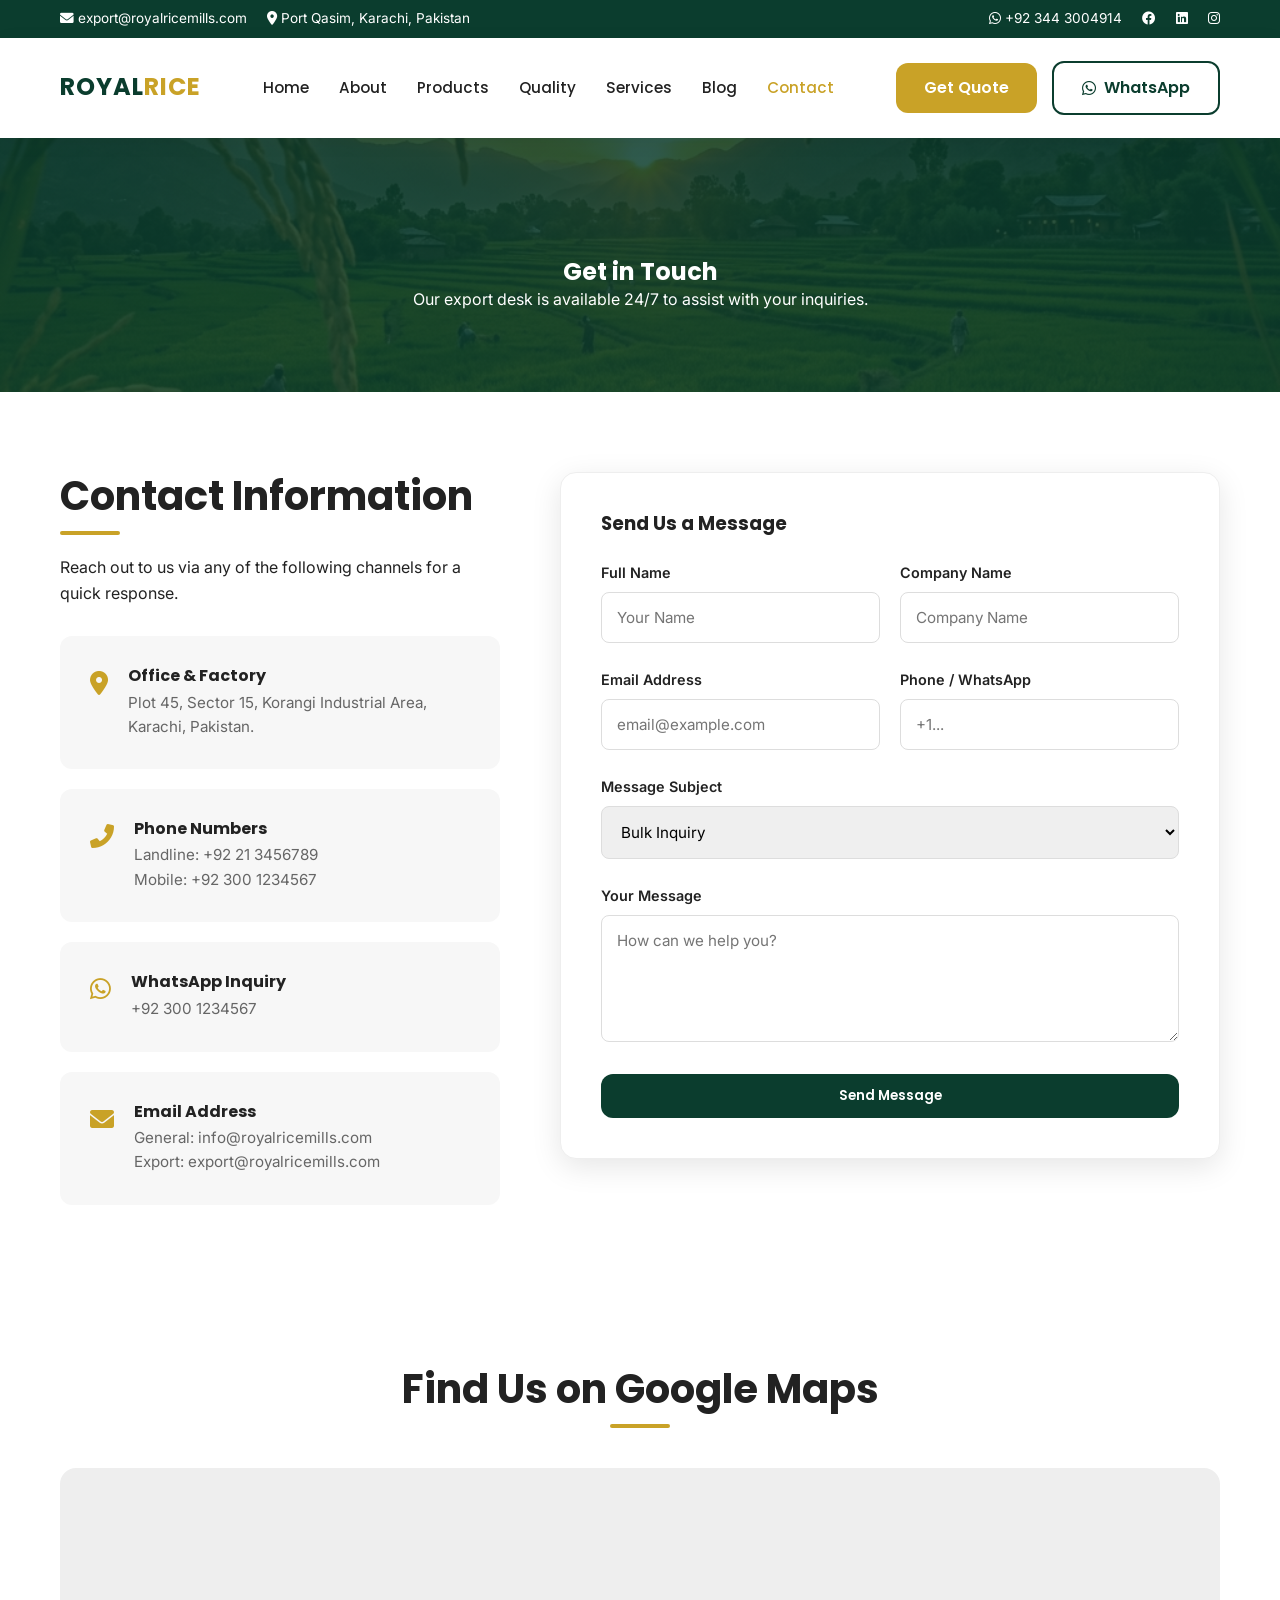
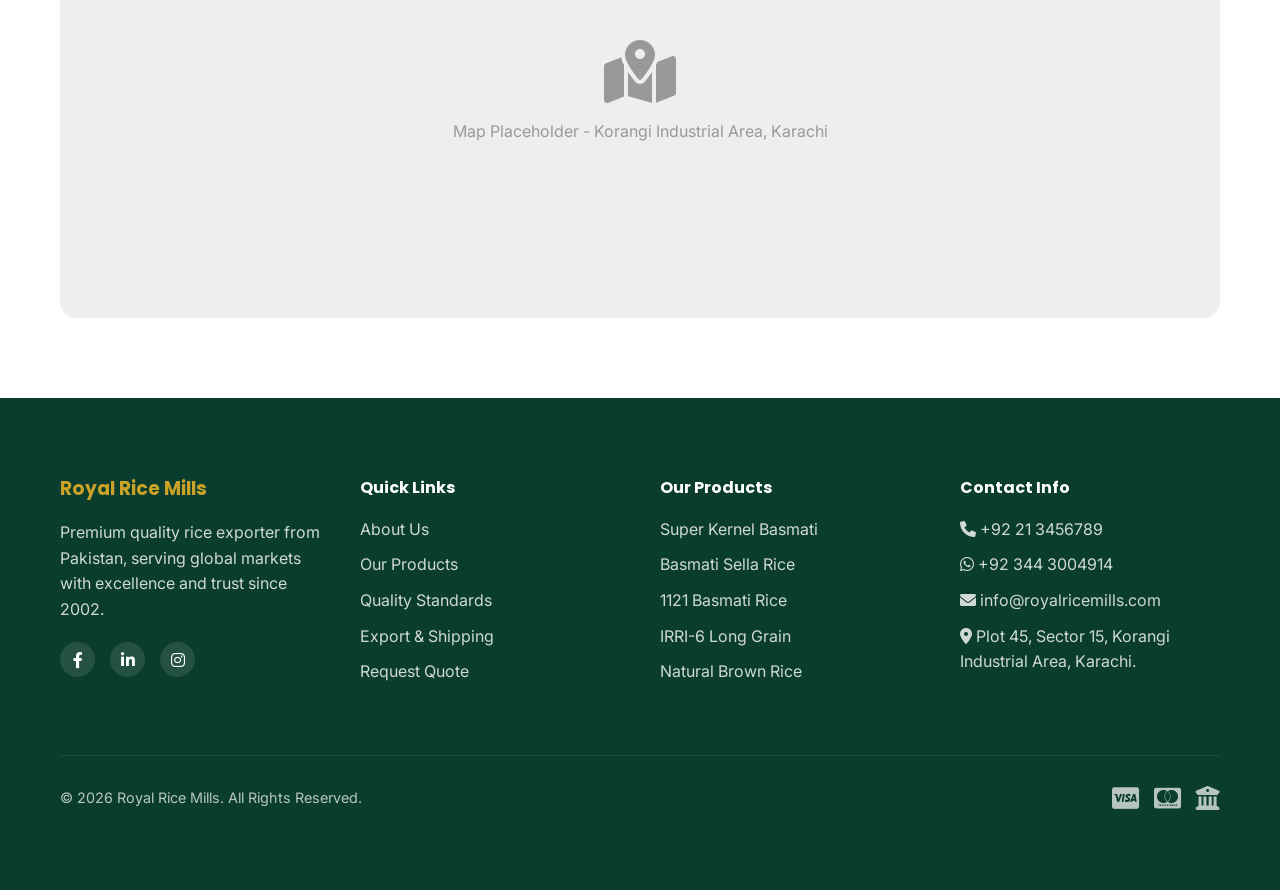
<file: contact.html>
<!DOCTYPE html>
<html lang="en">
<head>
    <meta charset="UTF-8">
    <meta name="viewport" content="width=device-width, initial-scale=1.0">
    <title>Contact Us | Royal Rice Mills Pakistan</title>
    <link rel="stylesheet" href="https://cdnjs.cloudflare.com/ajax/libs/font-awesome/6.0.0/css/all.min.css">
    <link rel="stylesheet" href="css/style.css">
    <style>
        .inner-hero {
            background: linear-gradient(rgba(11, 61, 46, 0.85), rgba(11, 61, 46, 0.85)), url('images/hero-bg.jpg');
            background-size: cover;
            background-position: center;
            padding: 120px 0 80px;
            color: white;
            text-align: center;
        }

        .contact-grid {
            display: grid;
            grid-template-columns: 1fr 1.5fr;
            gap: 60px;
            padding: 80px 0;
        }
        .contact-info-cards { display: grid; gap: 20px; }
        .info-card { padding: 30px; background: var(--bg-light); border-radius: var(--radius-md); display: flex; gap: 20px; align-items: flex-start; }
        .info-card i { font-size: 1.5rem; color: var(--secondary-color); margin-top: 5px; }
        .info-card h4 { margin-bottom: 5px; }
        .info-card p, .info-card a { font-size: 0.95rem; color: var(--text-muted); }

        .contact-form { background: white; padding: 40px; border-radius: var(--radius-lg); box-shadow: var(--shadow-medium); border: 1px solid #eee; }
        .form-group { margin-bottom: 25px; }
        .form-group label { display: block; margin-bottom: 8px; font-weight: 600; font-size: 0.9rem; }
        .form-group input, .form-group select, .form-group textarea { width: 100%; padding: 15px; border: 1px solid #ddd; border-radius: 8px; font-family: inherit; font-size: 0.95rem; }
        .form-row { display: grid; grid-template-columns: 1fr 1fr; gap: 20px; }

        .map-wrapper { height: 450px; border-radius: var(--radius-lg); overflow: hidden; margin-top: 40px; background: #eee; display: flex; align-items: center; justify-content: center; }

        @media (max-width: 992px) {
            .contact-grid { grid-template-columns: 1fr; }
            .form-row { grid-template-columns: 1fr; }
        }
    </style>
</head>
<body>
    <div id="header-placeholder" data-active="contact"></div>

    <section class="inner-hero">
        <div class="container">
            <h1>Get in Touch</h1>
            <p>Our export desk is available 24/7 to assist with your inquiries.</p>
        </div>
    </section>

    <div class="container">
        <div class="contact-grid">
            <div class="reveal reveal-up">
                <h2 class="section-title">Contact Information</h2>
                <p style="margin-bottom: 30px;">Reach out to us via any of the following channels for a quick response.</p>
                
                <div class="contact-info-cards">
                    <div class="info-card">
                        <i class="fas fa-map-marker-alt"></i>
                        <div>
                            <h4>Office & Factory</h4>
                            <p>Plot 45, Sector 15, Korangi Industrial Area, Karachi, Pakistan.</p>
                        </div>
                    </div>
                    <div class="info-card">
                        <i class="fas fa-phone-alt"></i>
                        <div>
                            <h4>Phone Numbers</h4>
                            <p>Landline: +92 21 3456789<br>Mobile: +92 300 1234567</p>
                        </div>
                    </div>
                    <div class="info-card">
                        <i class="fab fa-whatsapp"></i>
                        <div>
                            <h4>WhatsApp Inquiry</h4>
                            <a href="https://wa.me/923001234567">+92 300 1234567</a>
                        </div>
                    </div>
                    <div class="info-card">
                        <i class="fas fa-envelope"></i>
                        <div>
                            <h4>Email Address</h4>
                            <p>General: info@royalricemills.com<br>Export: export@royalricemills.com</p>
                        </div>
                    </div>
                </div>
            </div>

            <div class="reveal reveal-up">
                <form class="contact-form" action="success.html">
                    <h3 style="margin-bottom: 25px;">Send Us a Message</h3>
                    <div class="form-row">
                        <div class="form-group">
                            <label>Full Name</label>
                            <input type="text" placeholder="Your Name" required>
                        </div>
                        <div class="form-group">
                            <label>Company Name</label>
                            <input type="text" placeholder="Company Name">
                        </div>
                    </div>
                    <div class="form-row">
                        <div class="form-group">
                            <label>Email Address</label>
                            <input type="email" placeholder="email@example.com" required>
                        </div>
                        <div class="form-group">
                            <label>Phone / WhatsApp</label>
                            <input type="tel" placeholder="+1..." required>
                        </div>
                    </div>
                    <div class="form-group">
                        <label>Message Subject</label>
                        <select>
                            <option>Bulk Inquiry</option>
                            <option>Private Labeling</option>
                            <option>Shipping Question</option>
                            <option>Other</option>
                        </select>
                    </div>
                    <div class="form-group">
                        <label>Your Message</label>
                        <textarea rows="5" placeholder="How can we help you?"></textarea>
                    </div>
                    <button type="submit" class="btn btn-green" style="width: 100%;">Send Message</button>
                </form>
            </div>
        </div>

        <section class="section">
            <h2 class="section-title centered reveal reveal-up">Find Us on Google Maps</h2>
            <div class="map-wrapper reveal reveal-up">
                <!-- Placeholder for Google Map Embed -->
                <div style="text-align: center; color: #999;">
                    <i class="fas fa-map-marked-alt" style="font-size: 4rem; margin-bottom: 15px;"></i>
                    <p>Map Placeholder - Korangi Industrial Area, Karachi</p>
                </div>
            </div>
        </section>
    </div>

    <div id="footer-placeholder"></div>
    <script src="js/components.js"></script>
</body>
</html>
</file>
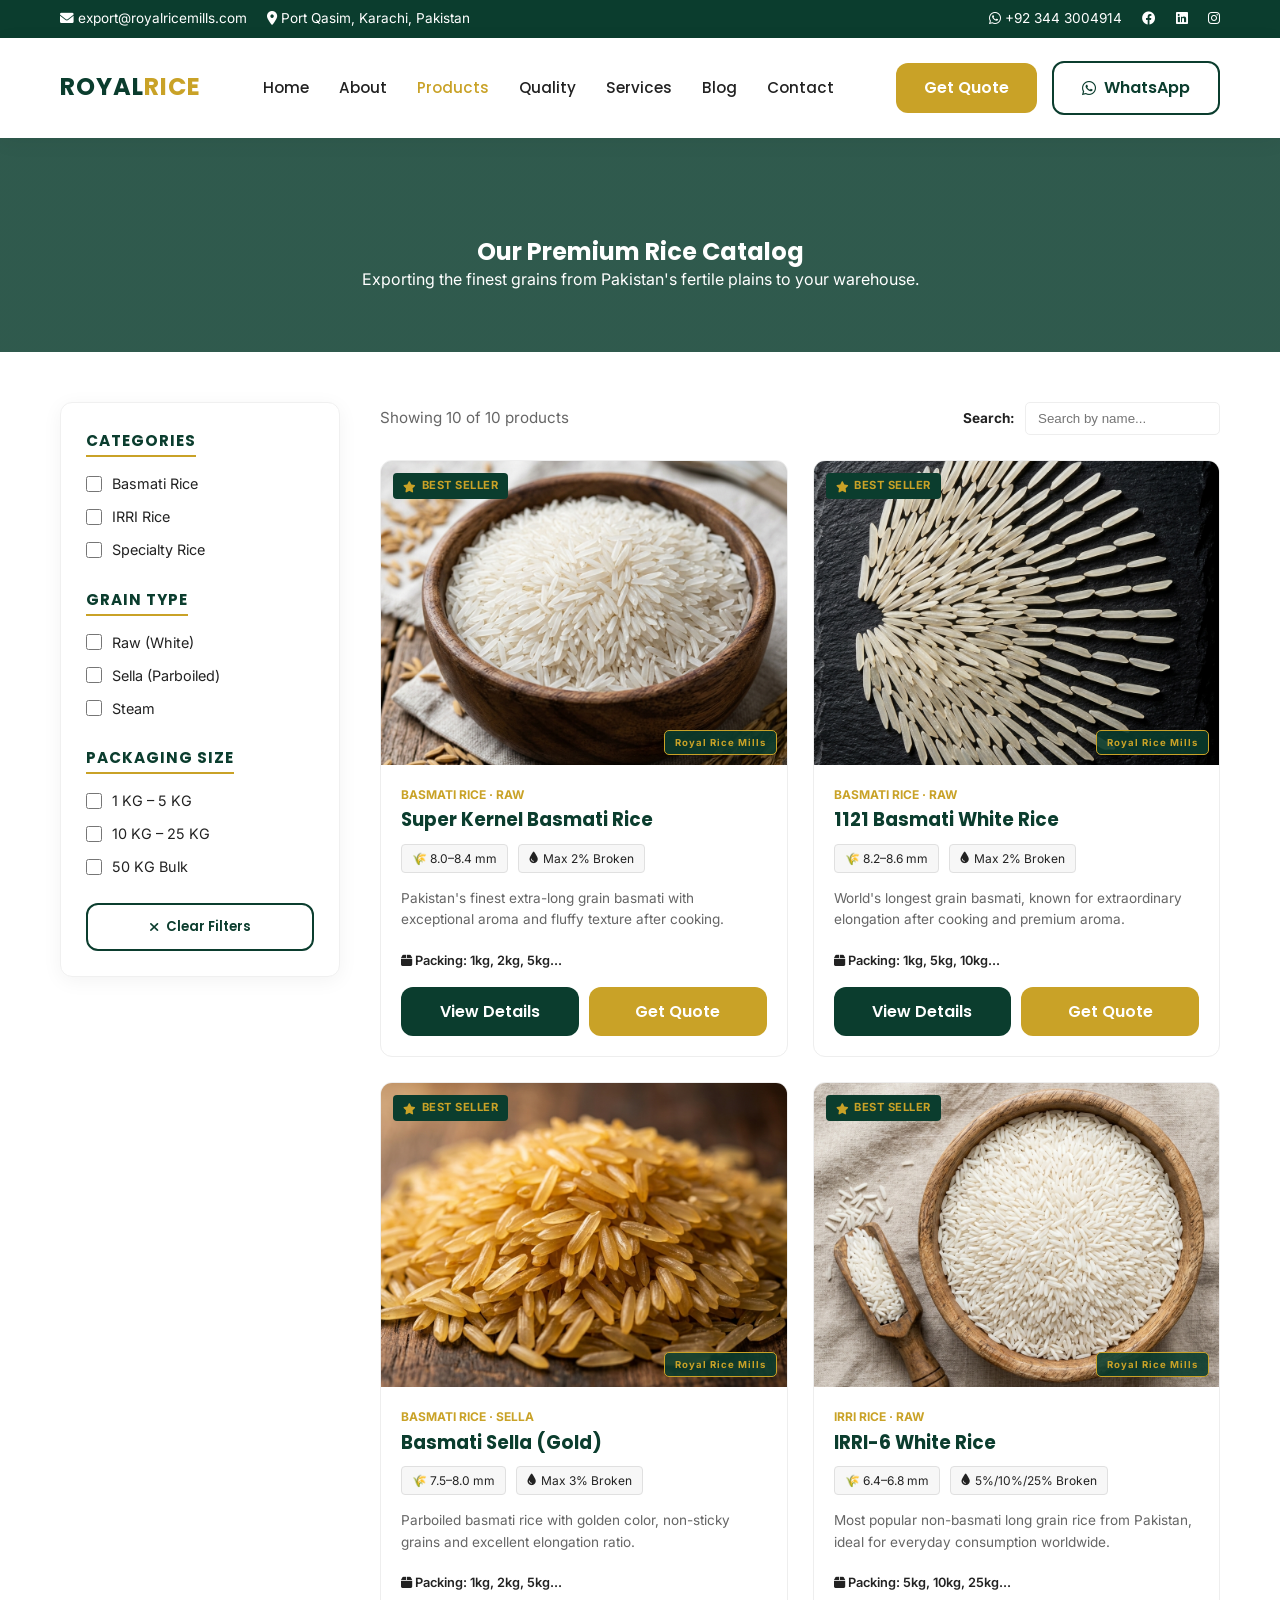
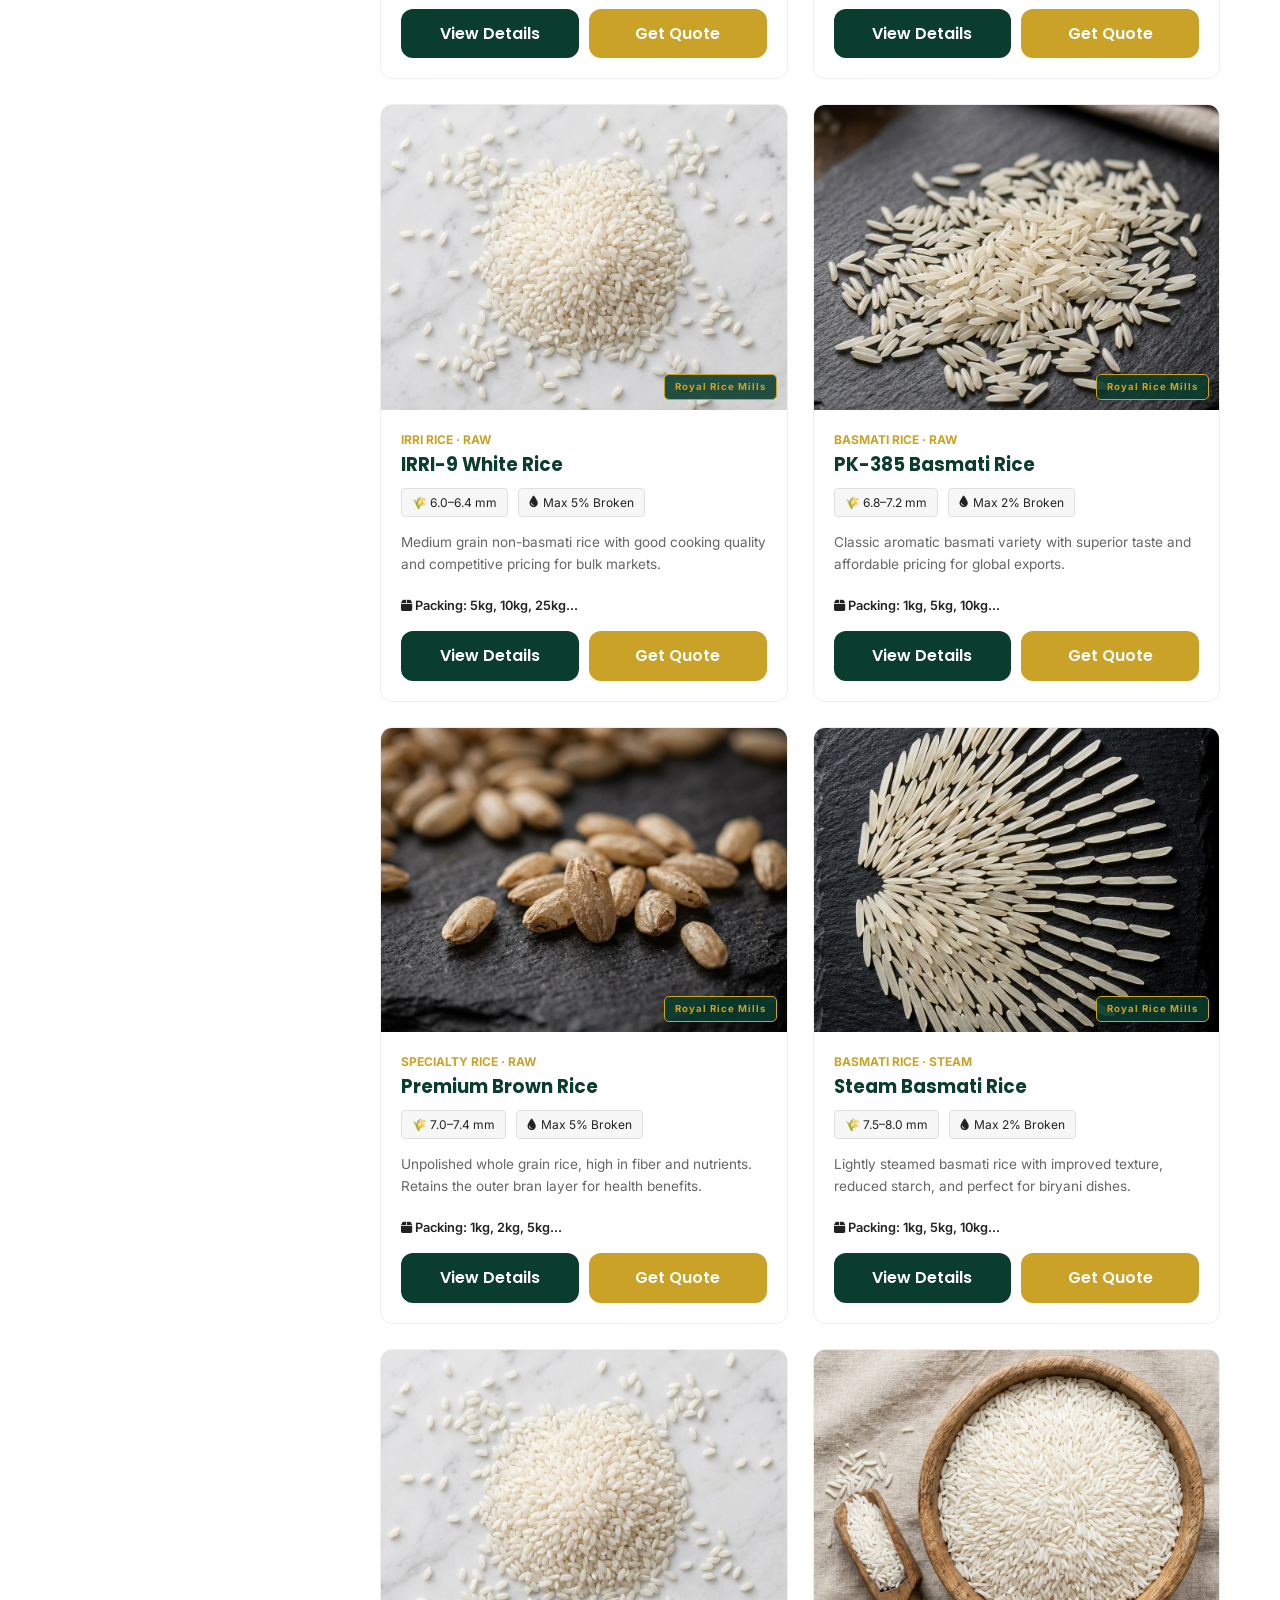
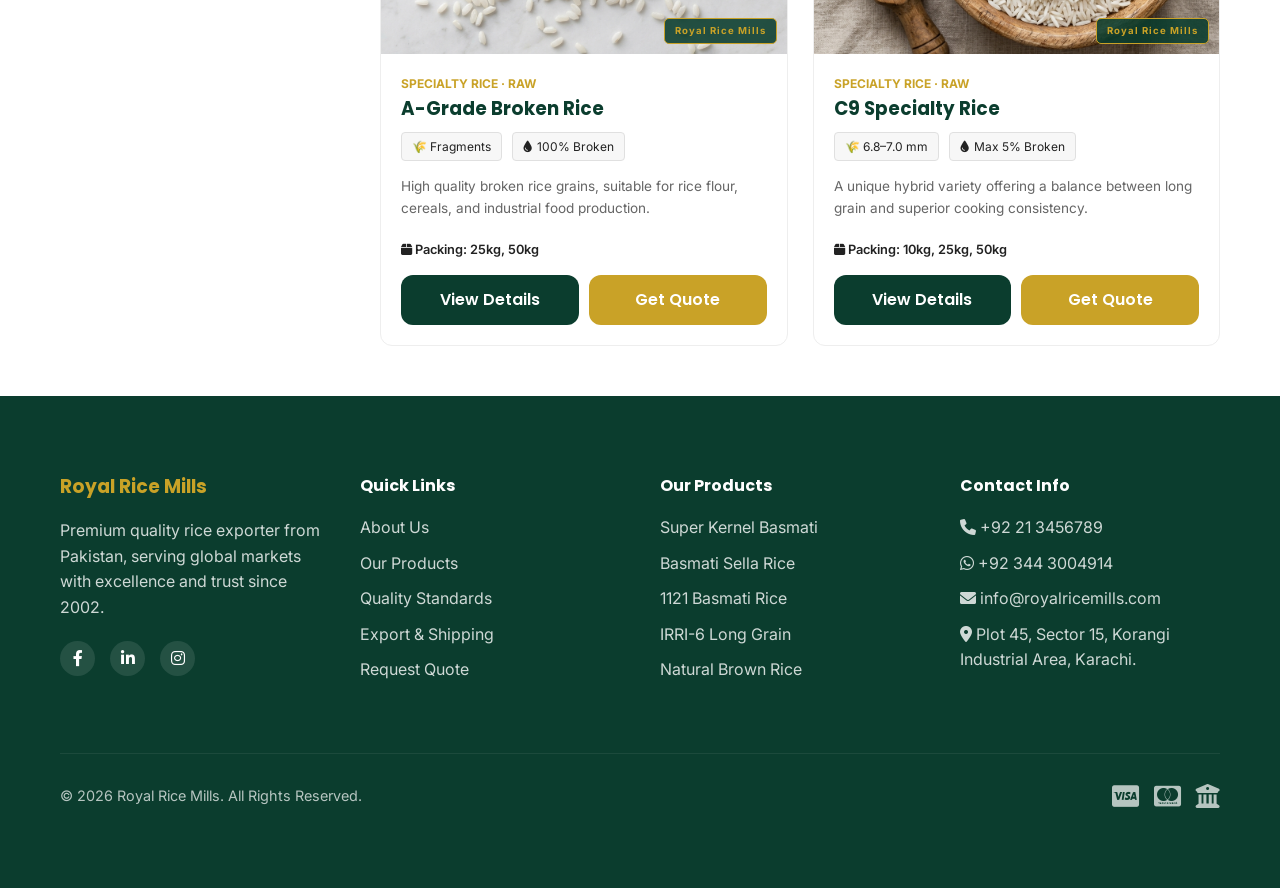
<file: products.html>
<!DOCTYPE html>
<html lang="en">
<head>
    <meta charset="UTF-8">
    <meta name="viewport" content="width=device-width, initial-scale=1.0">
    <title>Rice Products | Royal Rice Mills Pakistan</title>
    <meta name="description" content="Browse our catalog of premium Pakistani Basmati, Sella, IRRI-6, and Specialty rice varieties. Direct from the mill.">
    <link rel="stylesheet" href="https://cdnjs.cloudflare.com/ajax/libs/font-awesome/6.0.0/css/all.min.css">
    <link rel="stylesheet" href="css/style.css">
    <style>
        .inner-hero {
            background: linear-gradient(rgba(11,61,46,0.85), rgba(11,61,46,0.85)),
                url('https://images.unsplash.com/photo-1504328345606-18bbc8c9d7d1?auto=format&fit=crop&q=80&w=1600');
            background-size: cover;
            background-position: center;
            padding: 100px 0 60px;
            color: white;
            text-align: center;
        }
        .products-layout {
            display: grid;
            grid-template-columns: 280px 1fr;
            gap: 40px;
            padding: 50px 0;
        }
        .filter-sidebar {
            background: white;
            padding: 25px;
            border-radius: var(--radius-md);
            box-shadow: var(--shadow-soft);
            height: fit-content;
            position: sticky;
            top: 100px;
            border: 1px solid #f0f0f0;
        }
        .filter-group { margin-bottom: 25px; }
        .filter-group h4 {
            font-size: 0.95rem;
            text-transform: uppercase;
            letter-spacing: 1px;
            margin-bottom: 15px;
            color: var(--primary-color);
            border-bottom: 2px solid var(--secondary-color);
            display: inline-block;
            padding-bottom: 5px;
        }
        .filter-option {
            display: flex;
            align-items: center;
            gap: 10px;
            margin-bottom: 10px;
            cursor: pointer;
            font-size: 0.9rem;
            color: var(--text-dark);
            transition: color 0.2s;
        }
        .filter-option:hover { color: var(--secondary-color); }
        .filter-option input { cursor: pointer; accent-color: var(--primary-color); width: 16px; height: 16px; }

        .products-grid {
            display: grid;
            grid-template-columns: repeat(auto-fill, minmax(300px, 1fr));
            gap: 25px;
        }
        .product-card {
            background: white;
            border-radius: var(--radius-md);
            overflow: hidden;
            border: 1.5px solid #eee;
            transition: all 0.3s;
            display: flex;
            flex-direction: column;
        }
        .product-card:hover {
            border-color: var(--secondary-color);
            transform: translateY(-5px);
            box-shadow: var(--shadow-medium);
        }
        .p-img-wrap {
            position: relative;
            overflow: hidden;
            aspect-ratio: 4/3;
        }
        .p-img-wrap img { width: 100%; height: 100%; object-fit: cover; transition: transform 0.4s; }
        .product-card:hover .p-img-wrap img { transform: scale(1.05); }
        .p-badge {
            position: absolute; top: 12px; left: 12px;
            background: var(--primary-color); color: var(--secondary-color);
            padding: 4px 10px; border-radius: 4px; font-size: 0.7rem; font-weight: 700;
            text-transform: uppercase; letter-spacing: 0.5px;
            display: flex; align-items: center; gap: 5px;
        }
        .p-brand-overlay {
            position: absolute; bottom: 10px; right: 10px;
            background: rgba(11,61,46,0.88); color: var(--secondary-color);
            font-size: 0.6rem; font-weight: 700; padding: 4px 10px;
            border-radius: 5px; letter-spacing: 1px; border: 1px solid var(--secondary-color);
        }
        .p-info { padding: 20px; flex-grow: 1; display: flex; flex-direction: column; }
        .p-cat { font-size: 0.75rem; color: var(--secondary-color); font-weight: 700; text-transform: uppercase; margin-bottom: 5px; }
        .p-title { font-size: 1.15rem; color: var(--primary-color); margin-bottom: 12px; }
        .p-specs {
            display: flex; gap: 10px; flex-wrap: wrap; margin-bottom: 15px;
        }
        .p-spec-tag {
            background: var(--bg-light); color: var(--text-dark);
            font-size: 0.75rem; padding: 4px 10px; border-radius: 4px;
            border: 1px solid #e0e0e0; display: flex; align-items: center; gap: 5px;
        }
        .p-desc { font-size: 0.85rem; color: var(--text-muted); line-height: 1.6; margin-bottom: 20px; }
        .p-packing { font-size: 0.8rem; color: var(--text-dark); font-weight: 600; margin-bottom: 15px; }
        .p-actions { display: grid; grid-template-columns: 1fr 1fr; gap: 10px; margin-top: auto; }
        
        .no-results { text-align: center; padding: 60px; grid-column: 1/-1; }
        .no-results i { font-size: 4rem; color: #ddd; margin-bottom: 20px; display: block; }
        
        @media (max-width: 992px) {
            .products-layout { grid-template-columns: 1fr; }
            .filter-sidebar { position: static; margin-bottom: 30px; }
        }
        @media (max-width: 768px) {
            .products-grid { grid-template-columns: 1fr; }
            .p-img-wrap { aspect-ratio: 16/9; }
            .p-actions { grid-template-columns: 1fr 1fr; }
            .p-actions .btn { font-size: 0.78rem; padding: 8px 5px; }
            .filter-sidebar { padding: 15px; }
            #searchInput { width: 100%; }
        }
        @media (max-width: 480px) {
            .products-grid { grid-template-columns: 1fr; }
            .p-actions { grid-template-columns: 1fr; }
        }
    </style>
</head>
<body>
    <div id="header-placeholder" data-active="products"></div>

    <section class="inner-hero">
        <div class="container">
            <h1>Our Premium Rice Catalog</h1>
            <p>Exporting the finest grains from Pakistan's fertile plains to your warehouse.</p>
        </div>
    </section>

    <div class="container">
        <div class="products-layout">
            <!-- Sidebar Filters -->
            <aside class="filter-sidebar">
                <div class="filter-group">
                    <h4>Categories</h4>
                    <label class="filter-option"><input type="checkbox" class="cat-filter" value="Basmati"> Basmati Rice</label>
                    <label class="filter-option"><input type="checkbox" class="cat-filter" value="IRRI"> IRRI Rice</label>
                    <label class="filter-option"><input type="checkbox" class="cat-filter" value="Specialty"> Specialty Rice</label>
                </div>
                <div class="filter-group">
                    <h4>Grain Type</h4>
                    <label class="filter-option"><input type="checkbox" class="type-filter" value="Raw"> Raw (White)</label>
                    <label class="filter-option"><input type="checkbox" class="type-filter" value="Sella"> Sella (Parboiled)</label>
                    <label class="filter-option"><input type="checkbox" class="type-filter" value="Steam"> Steam</label>
                </div>
                <div class="filter-group">
                    <h4>Packaging Size</h4>
                    <label class="filter-option"><input type="checkbox" class="pack-filter" value="1-5"> 1 KG – 5 KG</label>
                    <label class="filter-option"><input type="checkbox" class="pack-filter" value="10-25"> 10 KG – 25 KG</label>
                    <label class="filter-option"><input type="checkbox" class="pack-filter" value="50"> 50 KG Bulk</label>
                </div>
                <button id="clearFilters" class="btn btn-outline-green" style="width: 100%;"><i class="fas fa-times"></i> Clear Filters</button>
            </aside>

            <!-- Main Content -->
            <div>
                <div style="margin-bottom: 25px; display: flex; justify-content: space-between; align-items: center;">
                    <p id="productCount" style="font-size: 0.95rem; color: var(--text-muted);">Showing 0 of 0 products</p>
                    <div style="display: flex; gap: 10px; align-items: center;">
                        <span style="font-size: 0.85rem; font-weight: 700;">Search:</span>
                        <input type="text" id="searchInput" placeholder="Search by name..." style="padding: 8px 12px; border: 1.5px solid #eee; border-radius: 5px; outline: none;">
                    </div>
                </div>
                <div class="products-grid" id="productsContainer">
                    <!-- Products rendered by JS -->
                </div>
            </div>
        </div>
    </div>

    <div id="footer-placeholder"></div>
    <script src="js/components.js"></script>
    <script>
        // ── INLINE PRODUCT DATA (Purely Rice Related Images) ────────────────
        const PRODUCTS = [
            {
                id: "super-kernel-basmati",
                name: "Super Kernel Basmati Rice",
                category: "Basmati",
                type: "Raw",
                image: "images/products/super-kernel-basmati.png",
                description: "Pakistan's finest extra-long grain basmati with exceptional aroma and fluffy texture after cooking.",
                specs: { length: "8.0–8.4 mm", broken: "Max 2%", purity: "99%+" },
                packing: ["1kg", "2kg", "5kg", "10kg", "25kg", "50kg"],
                featured: true
            },
            {
                id: "1121-basmati-white",
                name: "1121 Basmati White Rice",
                category: "Basmati",
                type: "Raw",
                image: "images/products/1121-basmati.png",
                description: "World's longest grain basmati, known for extraordinary elongation after cooking and premium aroma.",
                specs: { length: "8.2–8.6 mm", broken: "Max 2%", purity: "99%+" },
                packing: ["1kg", "5kg", "10kg", "25kg", "50kg"],
                featured: true
            },
            {
                id: "basmati-sella-gold",
                name: "Basmati Sella (Gold)",
                category: "Basmati",
                type: "Sella",
                image: "images/products/basmati-sella.png",
                description: "Parboiled basmati rice with golden color, non-sticky grains and excellent elongation ratio.",
                specs: { length: "7.5–8.0 mm", broken: "Max 3%", purity: "98%+" },
                packing: ["1kg", "2kg", "5kg", "10kg", "25kg", "50kg"],
                featured: true
            },
            {
                id: "irri-6-white",
                name: "IRRI-6 White Rice",
                category: "IRRI",
                type: "Raw",
                image: "images/products/irri-6.png",
                description: "Most popular non-basmati long grain rice from Pakistan, ideal for everyday consumption worldwide.",
                specs: { length: "6.4–6.8 mm", broken: "5%/10%/25%", purity: "95%+" },
                packing: ["5kg", "10kg", "25kg", "50kg"],
                featured: true
            },
            {
                id: "irri-9-white",
                name: "IRRI-9 White Rice",
                category: "IRRI",
                type: "Raw",
                image: "images/products/irri-9.png",
                description: "Medium grain non-basmati rice with good cooking quality and competitive pricing for bulk markets.",
                specs: { length: "6.0–6.4 mm", broken: "Max 5%", purity: "95%+" },
                packing: ["5kg", "10kg", "25kg", "50kg"],
                featured: false
            },
            {
                id: "pk-385-basmati",
                name: "PK-385 Basmati Rice",
                category: "Basmati",
                type: "Raw",
                image: "images/products/mogra-basmati.png",
                description: "Classic aromatic basmati variety with superior taste and affordable pricing for global exports.",
                specs: { length: "6.8–7.2 mm", broken: "Max 2%", purity: "98%+" },
                packing: ["1kg", "5kg", "10kg", "25kg", "50kg"],
                featured: false
            },
            {
                id: "brown-rice",
                name: "Premium Brown Rice",
                category: "Specialty",
                type: "Raw",
                image: "images/products/brown-rice.png",
                description: "Unpolished whole grain rice, high in fiber and nutrients. Retains the outer bran layer for health benefits.",
                specs: { length: "7.0–7.4 mm", broken: "Max 5%", purity: "99%+" },
                packing: ["1kg", "2kg", "5kg", "25kg"],
                featured: false
            },
            {
                id: "steam-basmati",
                name: "Steam Basmati Rice",
                category: "Basmati",
                type: "Steam",
                image: "images/products/steam-rice.png",
                description: "Lightly steamed basmati rice with improved texture, reduced starch, and perfect for biryani dishes.",
                specs: { length: "7.5–8.0 mm", broken: "Max 2%", purity: "98%+" },
                packing: ["1kg", "5kg", "10kg", "25kg", "50kg"],
                featured: false
            },
            {
                id: "broken-rice",
                name: "A-Grade Broken Rice",
                category: "Specialty",
                type: "Raw",
                image: "images/products/broken-rice.png",
                description: "High quality broken rice grains, suitable for rice flour, cereals, and industrial food production.",
                specs: { length: "Fragments", broken: "100%", purity: "95%+" },
                packing: ["25kg", "50kg"],
                featured: false
            },
            {
                id: "c9-specialty",
                name: "C9 Specialty Rice",
                category: "Specialty",
                type: "Raw",
                image: "images/products/parboiled-rice.png",
                description: "A unique hybrid variety offering a balance between long grain and superior cooking consistency.",
                specs: { length: "6.8–7.0 mm", broken: "Max 5%", purity: "97%+" },
                packing: ["10kg", "25kg", "50kg"],
                featured: false
            }
        ];

        function renderProducts(filtered) {
            const container = document.getElementById('productsContainer');
            const countEl = document.getElementById('productCount');
            
            countEl.innerText = `Showing ${filtered.length} of ${PRODUCTS.length} products`;
            
            if (filtered.length === 0) {
                container.innerHTML = `<div class="no-results"><i class="fas fa-search"></i><h3>No products found</h3><p>Try adjusting your filters or search terms.</p></div>`;
                return;
            }

            container.innerHTML = '';
            filtered.forEach(p => {
                const card = `
                <div class="product-card reveal reveal-up">
                    <div class="p-img-wrap">
                        ${p.featured ? '<span class="p-badge"><i class="fas fa-star"></i> Best Seller</span>' : ''}
                        <img src="${p.image}" alt="${p.name}" onerror="this.src='https://images.unsplash.com/photo-1586201375761-83865001e31c?auto=format&fit=crop&q=80&w=800'">
                        <span class="p-brand-overlay">Royal Rice Mills</span>
                    </div>
                    <div class="p-info">
                        <span class="p-cat">${p.category} Rice · ${p.type}</span>
                        <h3 class="p-title">${p.name}</h3>
                        <div class="p-specs">
                            <span class="p-spec-tag">🌾 ${p.specs.length}</span>
                            <span class="p-spec-tag"><i class="fas fa-tint"></i> ${p.specs.broken} Broken</span>
                        </div>
                        <p class="p-desc">${p.description}</p>
                        <p class="p-packing"><i class="fas fa-box"></i> Packing: ${p.packing.slice(0,3).join(', ')}${p.packing.length > 3 ? '...' : ''}</p>
                        <div class="p-actions">
                            <a href="product-details.html?id=${p.id}" class="btn btn-green btn-sm" style="text-align:center;">View Details</a>
                            <a href="quote.html?id=${p.id}" class="btn btn-gold btn-sm" style="text-align:center;">Get Quote</a>
                        </div>
                    </div>
                </div>`;
                container.innerHTML += card;
            });
        }

        function applyFilters() {
            const cats = Array.from(document.querySelectorAll('.cat-filter:checked')).map(cb => cb.value);
            const types = Array.from(document.querySelectorAll('.type-filter:checked')).map(cb => cb.value);
            const packs = Array.from(document.querySelectorAll('.pack-filter:checked')).map(cb => cb.value);
            const search = document.getElementById('searchInput').value.toLowerCase().trim();

            const filtered = PRODUCTS.filter(p => {
                const matchCat = cats.length === 0 || cats.includes(p.category);
                const matchType = types.length === 0 || types.includes(p.type);
                const matchSearch = !search || p.name.toLowerCase().includes(search) || p.description.toLowerCase().includes(search);
                
                let matchPack = packs.length === 0;
                if (packs.length > 0) {
                    const sizes = p.packing.map(s => parseInt(s));
                    if (packs.includes('1-5') && sizes.some(s => s >= 1 && s <= 5)) matchPack = true;
                    if (packs.includes('10-25') && sizes.some(s => s >= 10 && s <= 25)) matchPack = true;
                    if (packs.includes('50') && sizes.some(s => s === 50)) matchPack = true;
                }

                return matchCat && matchType && matchPack && matchSearch;
            });

            renderProducts(filtered);
        }

        // Event Listeners
        document.querySelectorAll('.cat-filter, .type-filter, .pack-filter').forEach(el => el.addEventListener('change', applyFilters));
        document.getElementById('searchInput').addEventListener('input', applyFilters);
        document.getElementById('clearFilters').addEventListener('click', () => {
            document.querySelectorAll('input[type="checkbox"]').forEach(cb => cb.checked = false);
            document.getElementById('searchInput').value = '';
            applyFilters();
        });

        // Initial Render
        renderProducts(PRODUCTS);

        // Check for category in URL
        const urlParams = new URLSearchParams(window.location.search);
        const urlCat = urlParams.get('category');
        if (urlCat) {
            const cb = document.querySelector(`.cat-filter[value="${urlCat}"]`);
            if (cb) {
                cb.checked = true;
                applyFilters();
            }
        }
    </script>
</body>
</html>
</file>
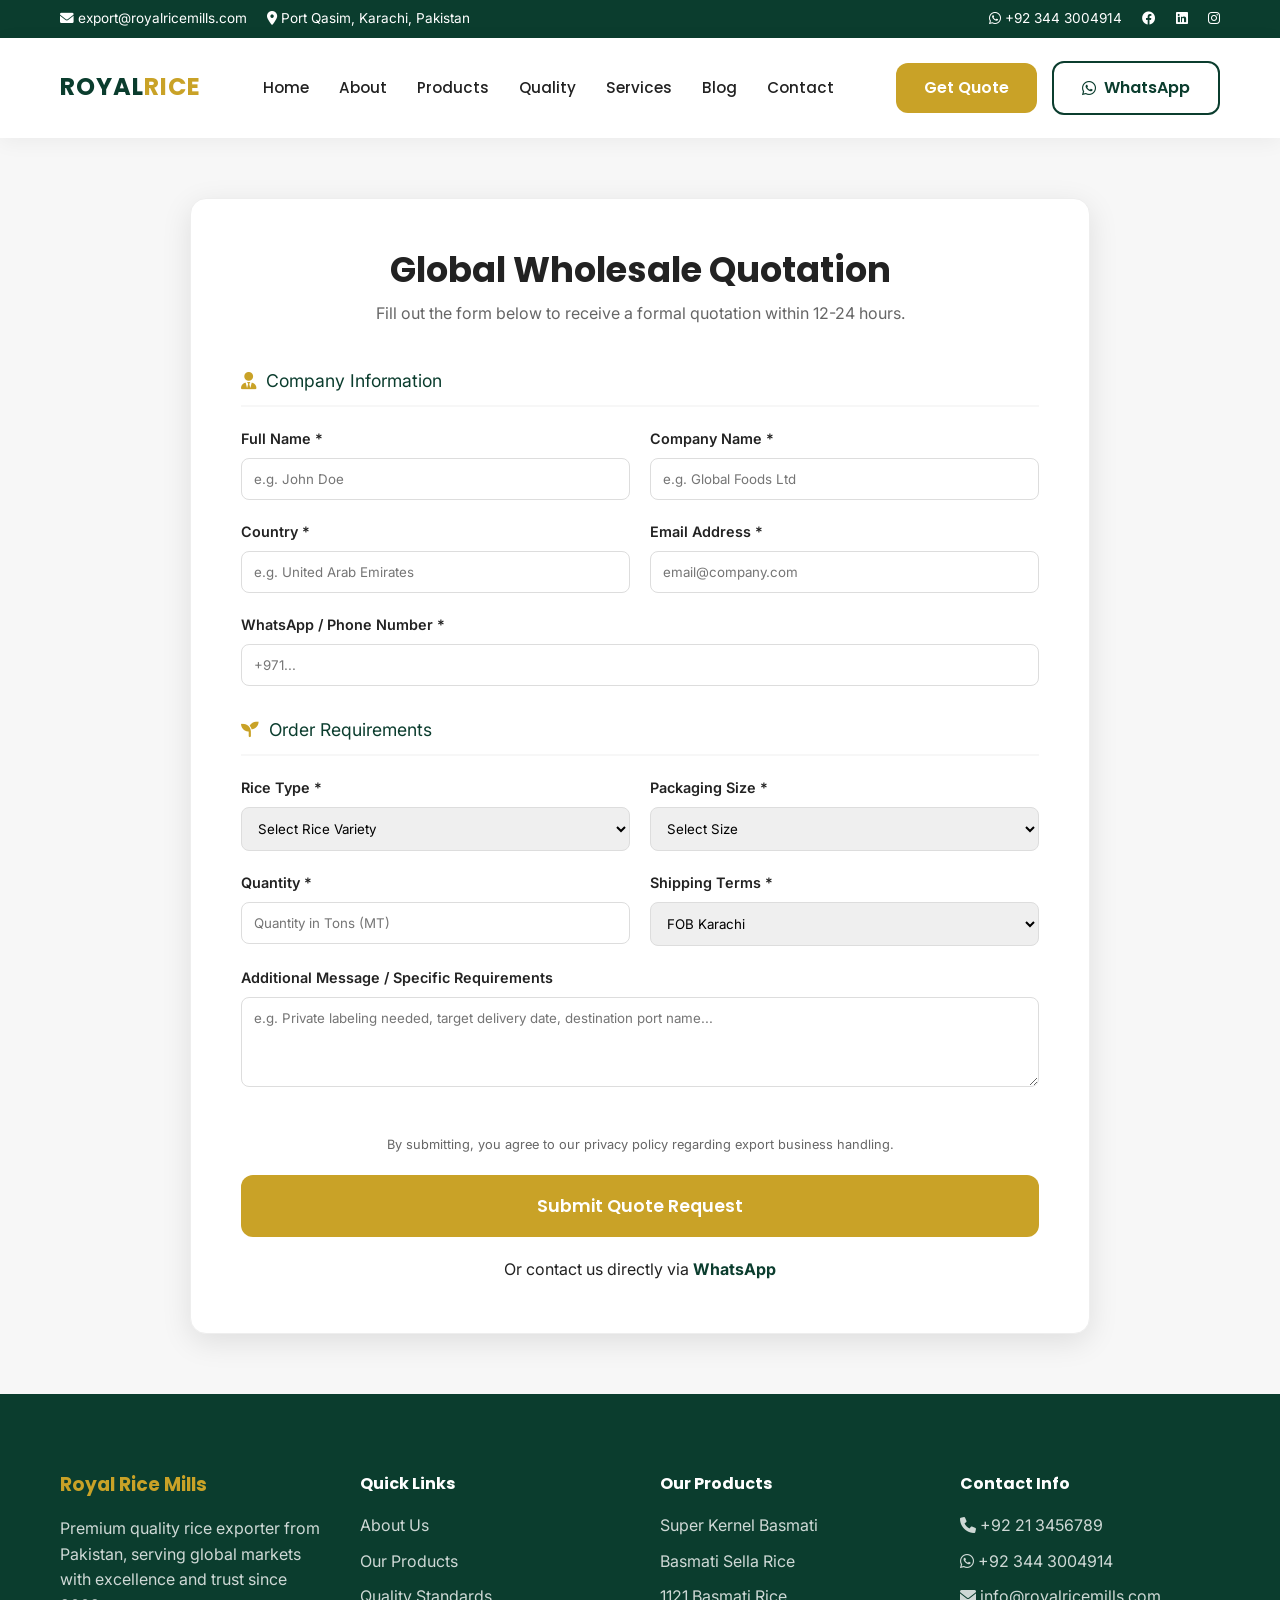
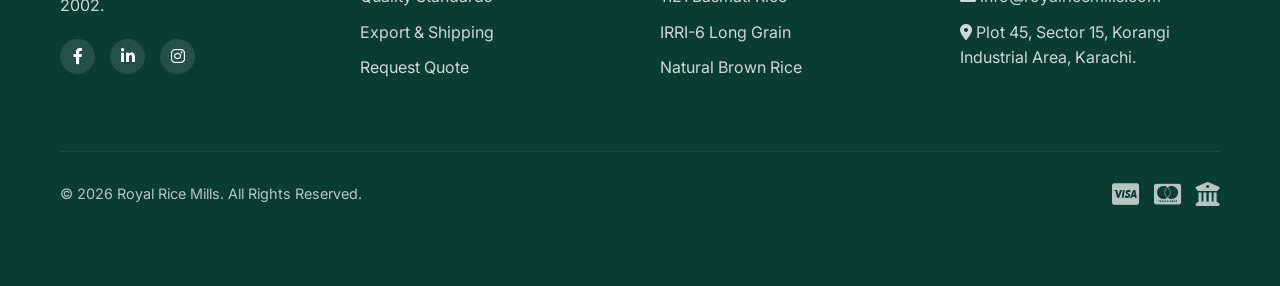
<file: quote.html>
<!DOCTYPE html>
<html lang="en">
<head>
    <meta charset="UTF-8">
    <meta name="viewport" content="width=device-width, initial-scale=1.0">
    <title>Request a Quote | Royal Rice Mills Pakistan</title>
    <link rel="stylesheet" href="https://cdnjs.cloudflare.com/ajax/libs/font-awesome/6.0.0/css/all.min.css">
    <link rel="stylesheet" href="css/style.css">
    <style>
        .quote-container {
            max-width: 900px;
            margin: 60px auto;
            padding: 50px;
            background: white;
            border-radius: var(--radius-lg);
            box-shadow: var(--shadow-medium);
            border: 1px solid #eee;
        }
        .quote-header { text-align: center; margin-bottom: 40px; }
        .quote-header h1 { font-size: 2.2rem; margin-bottom: 10px; }
        .quote-header p { color: var(--text-muted); }

        .form-section-title { font-size: 1.1rem; border-bottom: 2px solid var(--bg-light); padding-bottom: 10px; margin: 30px 0 20px; color: var(--primary-color); display: flex; align-items: center; gap: 10px; }
        .form-section-title i { color: var(--secondary-color); }

        .form-group { margin-bottom: 20px; }
        .form-group label { display: block; margin-bottom: 8px; font-weight: 600; font-size: 0.9rem; }
        .form-group input, .form-group select, .form-group textarea { width: 100%; padding: 12px; border: 1px solid #ddd; border-radius: 8px; font-family: inherit; }
        .form-row { display: grid; grid-template-columns: 1fr 1fr; gap: 20px; }

        @media (max-width: 768px) {
            .quote-container { padding: 30px 20px; margin: 30px auto; }
            .form-row { grid-template-columns: 1fr; }
        }
    </style>
</head>
<body style="background: var(--bg-light);">
    <div id="header-placeholder"></div>

    <div class="container">
        <div class="quote-container reveal reveal-up active">
            <div class="quote-header">
                <h1>Global Wholesale Quotation</h1>
                <p>Fill out the form below to receive a formal quotation within 12-24 hours.</p>
            </div>

            <form id="quoteForm" action="success.html">
                <!-- Personal Info -->
                <div class="form-section-title"><i class="fas fa-user-tie"></i> Company Information</div>
                <div class="form-row">
                    <div class="form-group">
                        <label>Full Name *</label>
                        <input type="text" placeholder="e.g. John Doe" required>
                    </div>
                    <div class="form-group">
                        <label>Company Name *</label>
                        <input type="text" placeholder="e.g. Global Foods Ltd" required>
                    </div>
                </div>
                <div class="form-row">
                    <div class="form-group">
                        <label>Country *</label>
                        <input type="text" placeholder="e.g. United Arab Emirates" required>
                    </div>
                    <div class="form-group">
                        <label>Email Address *</label>
                        <input type="email" placeholder="email@company.com" required>
                    </div>
                </div>
                <div class="form-group">
                    <label>WhatsApp / Phone Number *</label>
                    <input type="tel" placeholder="+971..." required>
                </div>

                <!-- Product Info -->
                <div class="form-section-title"><i class="fas fa-seedling"></i> Order Requirements</div>
                <div class="form-row">
                    <div class="form-group">
                        <label>Rice Type *</label>
                        <select id="rice-select" required>
                            <option value="">Select Rice Variety</option>
                            <option>Super Kernel Basmati Rice</option>
                            <option>1121 Basmati Rice</option>
                            <option>Basmati Sella Rice</option>
                            <option>IRRI-6 Long Grain</option>
                            <option>IRRI-9 Long Grain</option>
                            <option>Brown Rice</option>
                            <option>Parboiled Rice</option>
                            <option>Steam Rice</option>
                            <option>Broken Rice</option>
                        </select>
                    </div>
                    <div class="form-group">
                        <label>Packaging Size *</label>
                        <select required>
                            <option value="">Select Size</option>
                            <option>1 KG Retail</option>
                            <option>5 KG Retail</option>
                            <option>10 KG Retail</option>
                            <option>25 KG Bulk</option>
                            <option>50 KG Bulk</option>
                            <option>Jumbo Bags (1 MT)</option>
                        </select>
                    </div>
                </div>
                <div class="form-row">
                    <div class="form-group">
                        <label>Quantity *</label>
                        <input type="number" placeholder="Quantity in Tons (MT)" required>
                    </div>
                    <div class="form-group">
                        <label>Shipping Terms *</label>
                        <select required>
                            <option value="FOB">FOB Karachi</option>
                            <option value="CIF">CIF (Destination Port)</option>
                        </select>
                    </div>
                </div>
                <div class="form-group">
                    <label>Additional Message / Specific Requirements</label>
                    <textarea rows="4" placeholder="e.g. Private labeling needed, target delivery date, destination port name..."></textarea>
                </div>

                <div style="margin-top: 40px; text-align: center;">
                    <p style="font-size: 0.8rem; color: var(--text-muted); margin-bottom: 20px;">By submitting, you agree to our privacy policy regarding export business handling.</p>
                    <button type="submit" class="btn btn-gold" style="width: 100%; padding: 18px; font-size: 1.1rem;">Submit Quote Request</button>
                    <p style="margin-top: 20px;">Or contact us directly via <a href="https://wa.me/923001234567" class="text-green" style="font-weight: 700;">WhatsApp</a></p>
                </div>
            </form>
        </div>
    </div>

    <div id="footer-placeholder"></div>
    <script src="js/components.js"></script>
    <script>
        // Pre-select rice type if passed in URL
        document.addEventListener('DOMContentLoaded', () => {
            const params = new URLSearchParams(window.location.search);
            const riceId = params.get('id');
            if (riceId) {
                // Mapping ID to nice name for select
                const riceSelect = document.getElementById('rice-select');
                for (let i = 0; i < riceSelect.options.length; i++) {
                    if (riceSelect.options[i].text.toLowerCase().includes(riceId.replace(/-/g, ' '))) {
                        riceSelect.selectedIndex = i;
                        break;
                    }
                }
            }
        });
    </script>
</body>
</html>
</file>
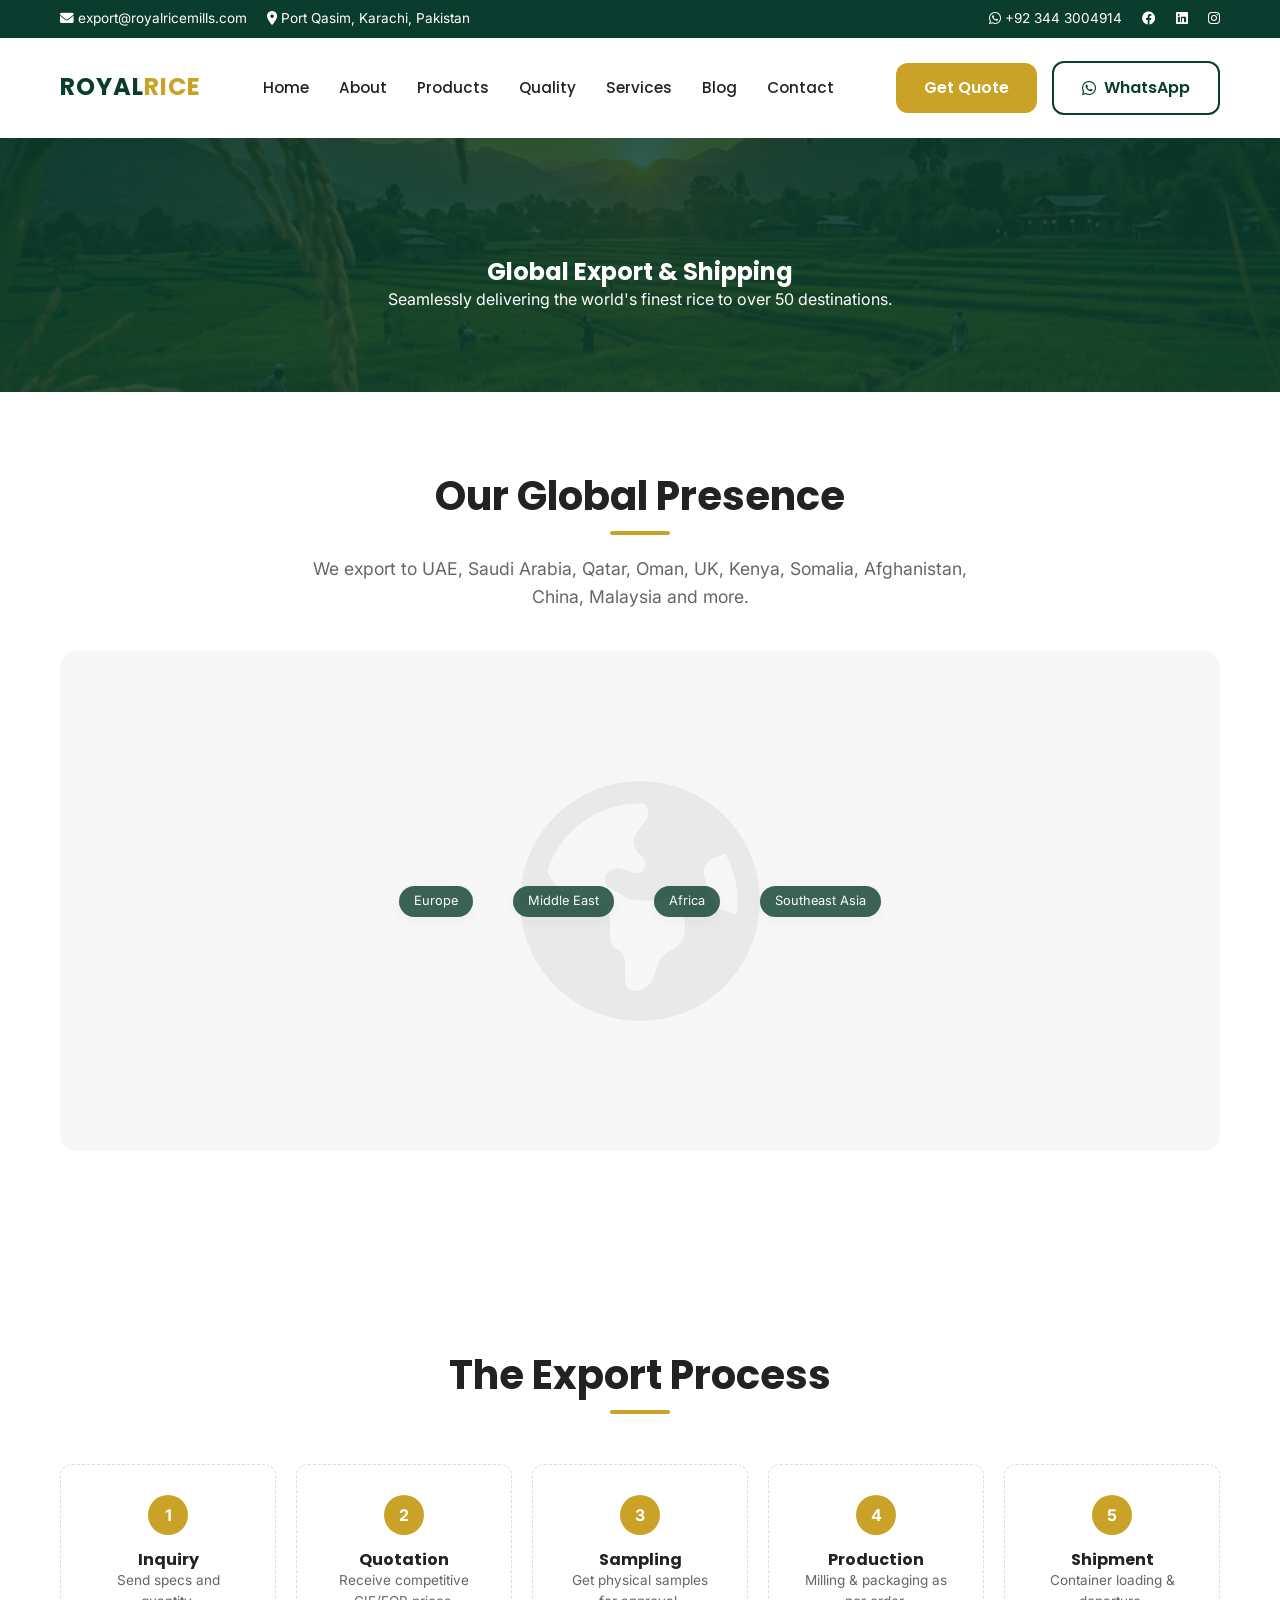
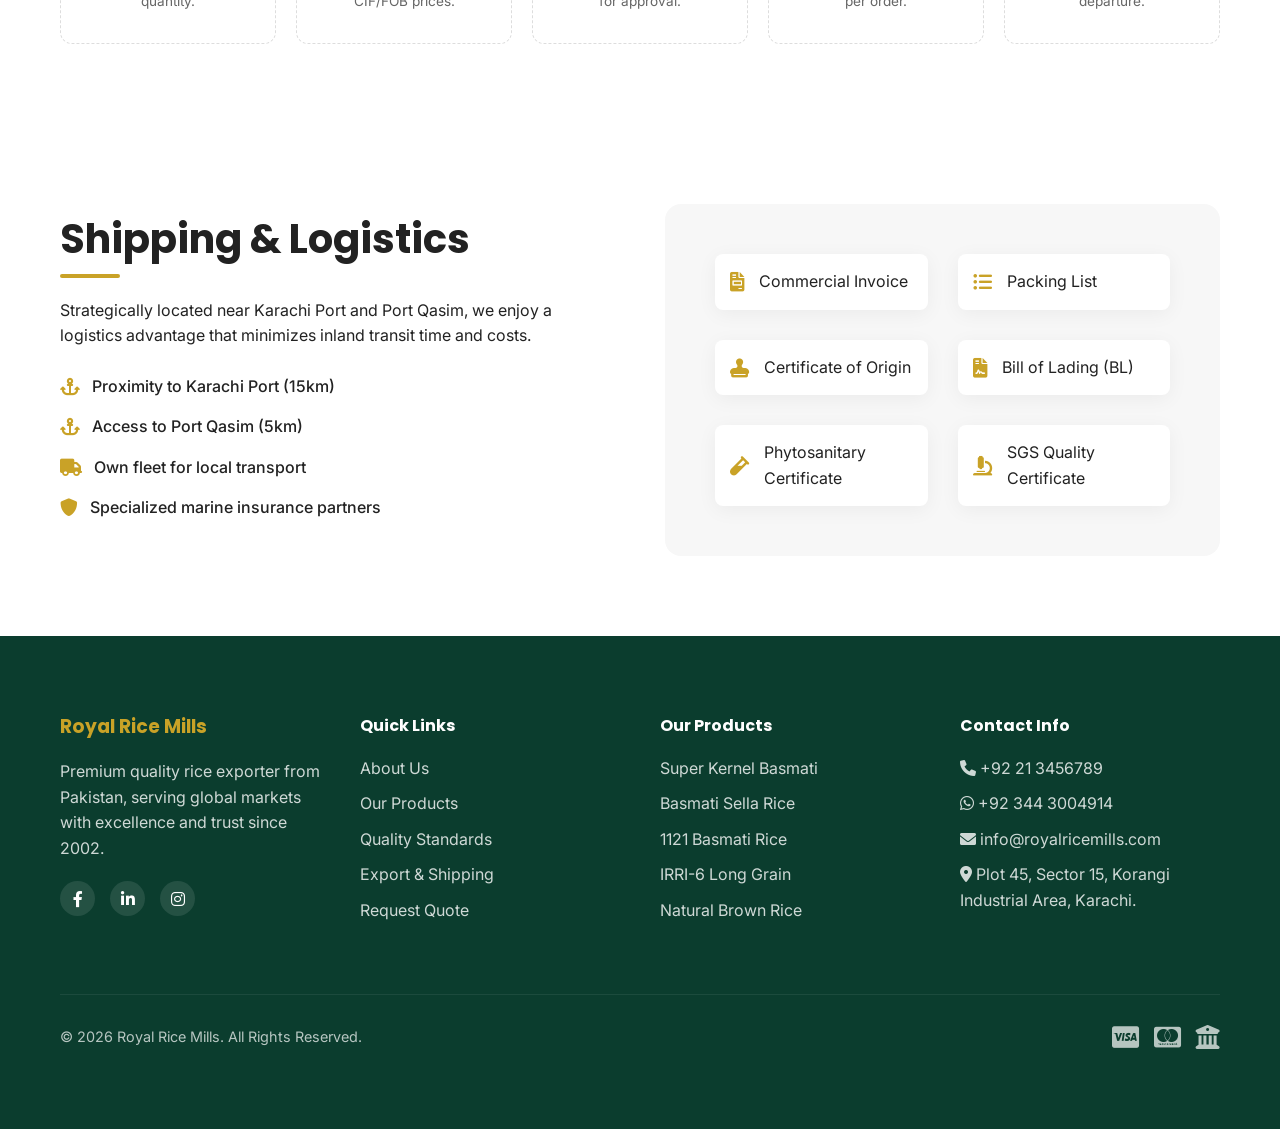
<file: shipping.html>
<!DOCTYPE html>
<html lang="en">
<head>
    <meta charset="UTF-8">
    <meta name="viewport" content="width=device-width, initial-scale=1.0">
    <title>Export & Shipping | Royal Rice Mills Pakistan</title>
    <link rel="stylesheet" href="https://cdnjs.cloudflare.com/ajax/libs/font-awesome/6.0.0/css/all.min.css">
    <link rel="stylesheet" href="css/style.css">
    <style>
        .inner-hero {
            background: linear-gradient(rgba(11, 61, 46, 0.85), rgba(11, 61, 46, 0.85)), url('images/hero-bg.jpg');
            background-size: cover;
            background-position: center;
            padding: 120px 0 80px;
            color: white;
            text-align: center;
        }

        .map-section {
            background: #fff;
            padding: 80px 0;
            text-align: center;
        }
        .world-map {
            width: 100%;
            height: 500px;
            background: var(--bg-light);
            border-radius: var(--radius-lg);
            display: flex;
            align-items: center;
            justify-content: center;
            margin: 40px 0;
            position: relative;
            overflow: hidden;
        }
        .world-map i { font-size: 15rem; color: #ddd; opacity: 0.5; }

        .process-steps {
            display: grid;
            grid-template-columns: repeat(auto-fit, minmax(180px, 1fr));
            gap: 20px;
            margin-top: 50px;
        }
        .step-item {
            text-align: center;
            padding: 30px;
            border: 1px dashed #ddd;
            border-radius: var(--radius-md);
        }
        .step-number { width: 40px; height: 40px; background: var(--secondary-color); color: white; border-radius: 50%; display: flex; align-items: center; justify-content: center; margin: 0 auto 15px; font-weight: 700; }

        .docs-list {
            display: grid;
            grid-template-columns: 1fr 1fr;
            gap: 30px;
            background: var(--bg-light);
            padding: 50px;
            border-radius: var(--radius-lg);
        }
        .doc-item { display: flex; align-items: center; gap: 15px; padding: 15px; background: white; border-radius: var(--radius-sm); box-shadow: var(--shadow-soft); }
        .doc-item i { color: var(--secondary-color); font-size: 1.2rem; }

        @media (max-width: 768px) {
            .docs-list { grid-template-columns: 1fr; padding: 30px; }
        }
    </style>
</head>
<body>
    <div id="header-placeholder" data-active="shipping"></div>

    <section class="inner-hero">
        <div class="container">
            <h1>Global Export & Shipping</h1>
            <p>Seamlessly delivering the world's finest rice to over 50 destinations.</p>
        </div>
    </section>

    <div class="container">
        <section class="map-section reveal reveal-up">
            <h2 class="section-title centered">Our Global Presence</h2>
            <p class="section-subtitle centered-subtitle">We export to UAE, Saudi Arabia, Qatar, Oman, UK, Kenya, Somalia, Afghanistan, China, Malaysia and more.</p>
            
            <div class="world-map">
                <!-- Using a large font-awesome globe icon as a placeholder for a real map script -->
                <i class="fas fa-globe-americas"></i>
                <div style="position: absolute; width: 100%; height: 100%; display: flex; flex-wrap: wrap; justify-content: center; align-items: center; gap: 40px; opacity: 0.8;">
                    <span style="background: var(--primary-color); color: white; padding: 5px 15px; border-radius: 20px; font-size: 0.8rem; box-shadow: var(--shadow-soft);">Europe</span>
                    <span style="background: var(--primary-color); color: white; padding: 5px 15px; border-radius: 20px; font-size: 0.8rem; box-shadow: var(--shadow-soft);">Middle East</span>
                    <span style="background: var(--primary-color); color: white; padding: 5px 15px; border-radius: 20px; font-size: 0.8rem; box-shadow: var(--shadow-soft);">Africa</span>
                    <span style="background: var(--primary-color); color: white; padding: 5px 15px; border-radius: 20px; font-size: 0.8rem; box-shadow: var(--shadow-soft);">Southeast Asia</span>
                </div>
            </div>
        </section>

        <section class="section">
            <h2 class="section-title centered reveal reveal-up">The Export Process</h2>
            <div class="process-steps">
                <div class="step-item reveal reveal-up">
                    <div class="step-number">1</div>
                    <h4>Inquiry</h4>
                    <p style="font-size: 0.85rem; color: var(--text-muted);">Send specs and quantity.</p>
                </div>
                <div class="step-item reveal reveal-up">
                    <div class="step-number">2</div>
                    <h4>Quotation</h4>
                    <p style="font-size: 0.85rem; color: var(--text-muted);">Receive competitive CIF/FOB prices.</p>
                </div>
                <div class="step-item reveal reveal-up">
                    <div class="step-number">3</div>
                    <h4>Sampling</h4>
                    <p style="font-size: 0.85rem; color: var(--text-muted);">Get physical samples for approval.</p>
                </div>
                <div class="step-item reveal reveal-up">
                    <div class="step-number">4</div>
                    <h4>Production</h4>
                    <p style="font-size: 0.85rem; color: var(--text-muted);">Milling & packaging as per order.</p>
                </div>
                <div class="step-item reveal reveal-up">
                    <div class="step-number">5</div>
                    <h4>Shipment</h4>
                    <p style="font-size: 0.85rem; color: var(--text-muted);">Container loading & departure.</p>
                </div>
            </div>
        </section>

        <section class="section">
            <div class="about-split">
                <div class="reveal reveal-up">
                    <h2 class="section-title">Shipping & Logistics</h2>
                    <p>Strategically located near Karachi Port and Port Qasim, we enjoy a logistics advantage that minimizes inland transit time and costs.</p>
                    <ul class="about-list">
                        <li><i class="fas fa-anchor"></i> Proximity to Karachi Port (15km)</li>
                        <li><i class="fas fa-anchor"></i> Access to Port Qasim (5km)</li>
                        <li><i class="fas fa-truck"></i> Own fleet for local transport</li>
                        <li><i class="fas fa-shield-alt"></i> Specialized marine insurance partners</li>
                    </ul>
                </div>
                <div class="reveal reveal-up">
                    <div class="docs-list">
                        <div class="doc-item"><i class="fas fa-file-invoice"></i> Commercial Invoice</div>
                        <div class="doc-item"><i class="fas fa-list-ul"></i> Packing List</div>
                        <div class="doc-item"><i class="fas fa-stamp"></i> Certificate of Origin</div>
                        <div class="doc-item"><i class="fas fa-file-contract"></i> Bill of Lading (BL)</div>
                        <div class="doc-item"><i class="fas fa-vial"></i> Phytosanitary Certificate</div>
                        <div class="doc-item"><i class="fas fa-microscope"></i> SGS Quality Certificate</div>
                    </div>
                </div>
            </div>
        </section>
    </div>

    <div id="footer-placeholder"></div>
    <script src="js/components.js"></script>
</body>
</html>
</file>
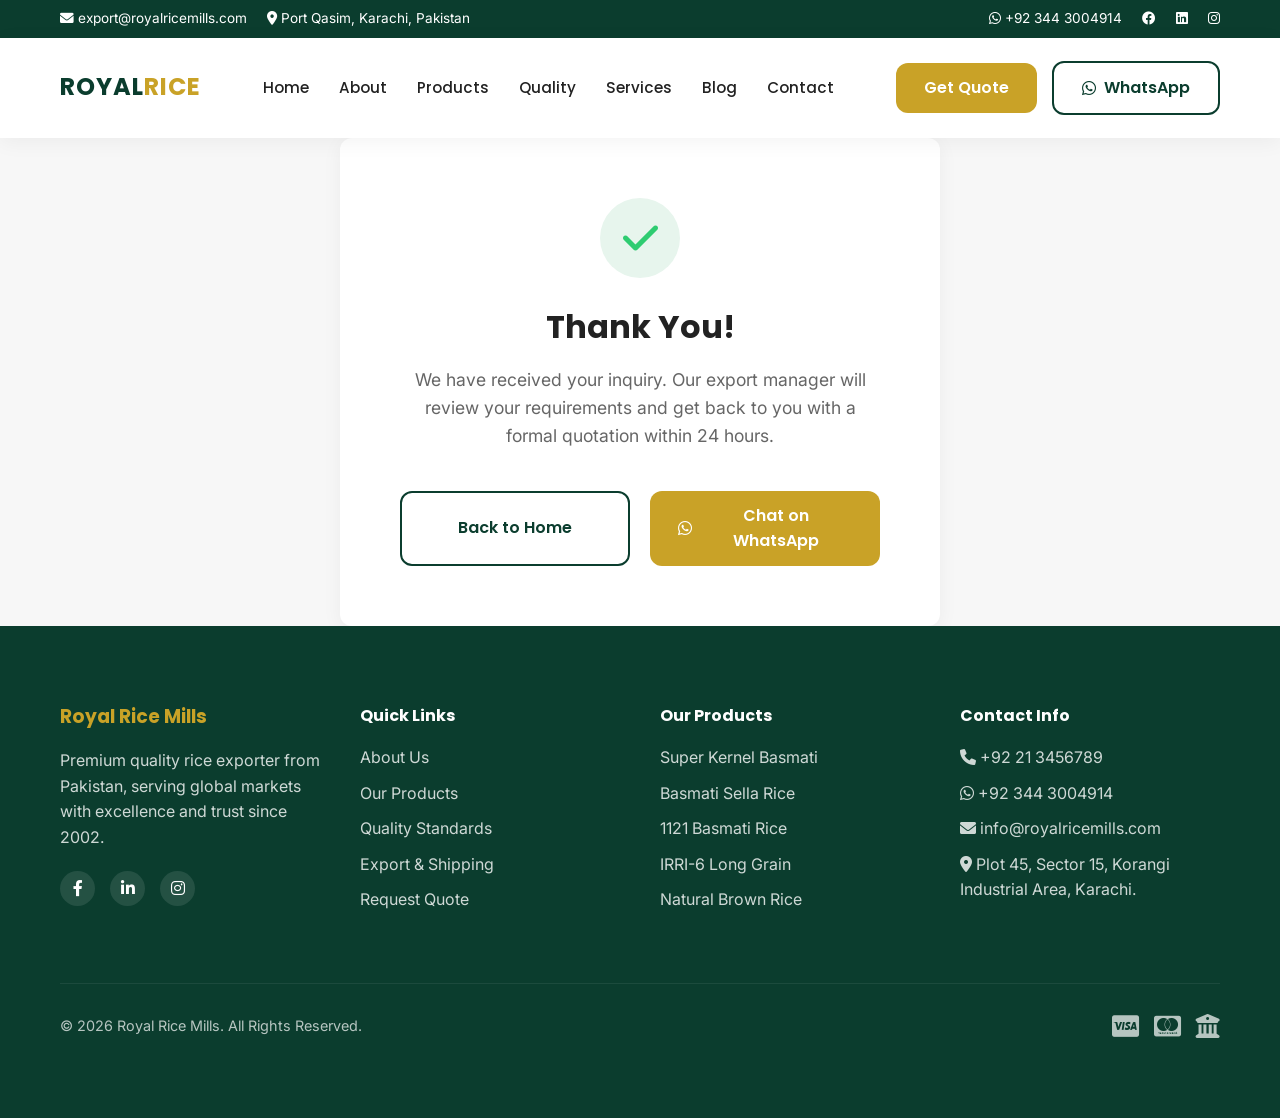
<file: success.html>
<!DOCTYPE html>
<html lang="en">
<head>
    <meta charset="UTF-8">
    <meta name="viewport" content="width=device-width, initial-scale=1.0">
    <title>Request Received | Royal Rice Mills</title>
    <link rel="stylesheet" href="https://cdnjs.cloudflare.com/ajax/libs/font-awesome/6.0.0/css/all.min.css">
    <link rel="stylesheet" href="css/style.css">
</head>
<body style="background: var(--bg-light); display: flex; flex-direction: column; min-height: 100vh;">
    <div id="header-placeholder"></div>

    <main style="flex: 1; display: flex; align-items: center; justify-content: center;">
        <div class="container">
            <div class="card reveal reveal-up active" style="max-width: 600px; margin: 0 auto; padding: 60px; text-align: center;">
                <div style="width: 80px; height: 80px; background: #e7f5ed; color: #2ecc71; border-radius: 50%; display: flex; align-items: center; justify-content: center; margin: 0 auto 30px; font-size: 2.5rem;">
                    <i class="fas fa-check"></i>
                </div>
                <h1 style="margin-bottom: 20px;">Thank You!</h1>
                <p style="color: var(--text-muted); margin-bottom: 40px; font-size: 1.1rem;">We have received your inquiry. Our export manager will review your requirements and get back to you with a formal quotation within 24 hours.</p>
                
                <div style="display: grid; grid-template-columns: 1fr 1fr; gap: 20px;">
                    <a href="index.html" class="btn btn-outline-green">Back to Home</a>
                    <a href="https://wa.me/923001234567?text=Hi, I just submitted a quote request on your website." class="btn btn-gold"><i class="fab fa-whatsapp"></i> Chat on WhatsApp</a>
                </div>
            </div>
        </div>
    </main>

    <div id="footer-placeholder"></div>
    <script src="js/components.js"></script>
</body>
</html>
</file>
<file: css/style.css>
@import url('https://fonts.googleapis.com/css2?family=Inter:wght@400;500;600&family=Poppins:wght@400;600;700&display=swap');

:root {
    /* Brand Colors */
    --primary-color: #0B3D2E;
    --primary-dark: #072b21;
    --secondary-color: #C9A227;
    --secondary-dark: #a68620;
    --bg-white: #FFFFFF;
    --bg-light: #F7F7F7;
    --text-main: #222222;
    --text-muted: #666666;
    --text-light: #FFFFFF;
    
    /* Spacing & Layout */
    --base-grid: 8px;
    --container-width: 1200px;
    --header-height: 100px;
    --top-bar-height: 40px;
    
    /* UI Elements */
    --radius-sm: 8px;
    --radius-md: 12px;
    --radius-lg: 16px;
    --shadow-soft: 0 4px 20px rgba(0, 0, 0, 0.05);
    --shadow-medium: 0 8px 30px rgba(0, 0, 0, 0.1);
    --transition-smooth: all 0.3s ease;
}

* {
    margin: 0;
    padding: 0;
    box-sizing: border-box;
}

html {
    scroll-behavior: smooth;
}

body {
    font-family: 'Inter', sans-serif;
    color: var(--text-main);
    background-color: var(--bg-white);
    line-height: 1.6;
    overflow-x: hidden;
}

h1, h2, h3, h4, h5, h6 {
    font-family: 'Poppins', sans-serif;
    font-weight: 700;
    line-height: 1.2;
}

a {
    text-decoration: none;
    color: inherit;
    transition: var(--transition-smooth);
}

ul {
    list-style: none;
}

img {
    max-width: 100%;
    display: block;
}

.container {
    max-width: var(--container-width);
    margin: 0 auto;
    padding: 0 20px;
}

.section {
    padding: 80px 0;
}

/* --- Buttons --- */
.btn {
    display: inline-flex;
    align-items: center;
    justify-content: center;
    padding: 12px 28px;
    border-radius: var(--radius-md);
    font-weight: 600;
    cursor: pointer;
    transition: var(--transition-smooth);
    border: none;
    font-family: 'Poppins', sans-serif;
    gap: 8px;
}

.btn-gold {
    background-color: var(--secondary-color);
    color: var(--text-light);
}

.btn-gold:hover {
    background-color: var(--secondary-dark);
    transform: translateY(-2px);
    box-shadow: 0 4px 15px rgba(201, 162, 39, 0.3);
}

.btn-green {
    background-color: var(--primary-color);
    color: var(--text-light);
}

.btn-green:hover {
    background-color: var(--primary-dark);
    transform: translateY(-2px);
}

.btn-outline-green {
    background-color: transparent;
    border: 2px solid var(--primary-color);
    color: var(--primary-color);
}

.btn-outline-green:hover {
    background-color: var(--primary-color);
    color: var(--text-light);
}

.btn-outline-white {
    background-color: transparent;
    border: 2px solid var(--text-light);
    color: var(--text-light);
}

.btn-outline-white:hover {
    background-color: var(--text-light);
    color: var(--primary-color);
}

/* --- Typography Helpers --- */
.text-center { text-align: center; }
.text-gold { color: var(--secondary-color); }
.text-green { color: var(--primary-color); }

.section-title {
    font-size: 2.5rem;
    margin-bottom: 20px;
    position: relative;
    padding-bottom: 15px;
}

.section-title::after {
    content: '';
    position: absolute;
    bottom: 0;
    left: 0;
    width: 60px;
    height: 4px;
    background-color: var(--secondary-color);
    border-radius: 2px;
}

.section-title.centered {
    text-align: center;
}

.section-title.centered::after {
    left: 50%;
    transform: translateX(-50%);
}

.section-subtitle {
    font-size: 1.1rem;
    color: var(--text-muted);
    max-width: 700px;
    margin-bottom: 40px;
}

.centered-subtitle {
    margin-left: auto;
    margin-right: auto;
    text-align: center;
}

/* --- Navigation --- */
.top-bar {
    background-color: var(--primary-color);
    color: var(--text-light);
    padding: 8px 0;
    font-size: 0.85rem;
}

.top-bar .container {
    display: flex;
    justify-content: space-between;
    align-items: center;
}

.top-bar-info, .top-bar-social {
    display: flex;
    gap: 20px;
    align-items: center;
}

.main-nav {
    background-color: rgba(255, 255, 255, 0.95);
    backdrop-filter: blur(10px);
    height: var(--header-height);
    display: flex;
    align-items: center;
    position: sticky;
    top: 0;
    z-index: 1000;
    transition: var(--transition-smooth);
    box-shadow: var(--shadow-soft);
}

.main-nav.scrolled {
    height: 80px;
    background-color: white;
    box-shadow: var(--shadow-medium);
}

.nav-container {
    display: flex;
    justify-content: space-between;
    align-items: center;
    width: 100%;
}

.logo h1 {
    font-size: 1.5rem;
    color: var(--primary-color);
    text-transform: uppercase;
    letter-spacing: 1px;
}

.logo span {
    color: var(--secondary-color);
}

.nav-links {
    display: flex;
    gap: 30px;
}

.nav-links a {
    font-weight: 500;
    font-family: 'Poppins', sans-serif;
    color: var(--text-main);
    font-size: 0.95rem;
}

.nav-links a:hover, .nav-links a.active {
    color: var(--secondary-color);
}

.nav-actions {
    display: flex;
    gap: 15px;
    align-items: center;
}

.mobile-menu-btn {
    display: none;
    font-size: 1.5rem;
    cursor: pointer;
}

/* --- Hero Section --- */
.hero {
    height: calc(100vh - var(--header-height) - var(--top-bar-height));
    min-height: 600px;
    background: linear-gradient(rgba(11, 61, 46, 0.8), rgba(11, 61, 46, 0.6)), url('../images/hero-bg.jpg');
    background-size: cover;
    background-position: center;
    display: flex;
    align-items: center;
    color: var(--text-light);
    overflow: hidden;
}

.hero-content {
    display: grid;
    grid-template-columns: 1.2fr 0.8fr;
    align-items: center;
    gap: 40px;
}

.hero-text h1 {
    font-size: 3.5rem;
    margin-bottom: 20px;
    animation: slideInLeft 1s ease;
}

.hero-text p {
    font-size: 1.25rem;
    margin-bottom: 35px;
    opacity: 0.9;
    animation: slideInLeft 1s ease 0.2s backwards;
}

.hero-btns {
    display: flex;
    gap: 20px;
    animation: fadeIn 1s ease 0.5s backwards;
}

.hero-image {
    position: relative;
    animation: fadeIn 1.5s ease;
}

.hero-image img {
    filter: drop-shadow(0 20px 50px rgba(0,0,0,0.3));
    max-width: 100%;
}

/* --- Animations --- */
@keyframes slideInLeft {
    from { transform: translateX(-50px); opacity: 0; }
    to { transform: translateX(0); opacity: 1; }
}

@keyframes fadeIn {
    from { opacity: 0; }
    to { opacity: 1; }
}

@keyframes fadeInUp {
    from { transform: translateY(30px); opacity: 0; }
    to { transform: translateY(0); opacity: 1; }
}

.reveal {
    opacity: 0;
    transition: all 0.8s ease-out;
}

.reveal.active {
    opacity: 1;
    transform: translateY(0);
}

.reveal-up { transform: translateY(30px); }

/* --- Components --- */
.card {
    background: white;
    border-radius: var(--radius-md);
    overflow: hidden;
    box-shadow: var(--shadow-soft);
    transition: var(--transition-smooth);
}

.card:hover {
    transform: translateY(-10px);
    box-shadow: var(--shadow-medium);
}

/* Branded Image Overlay */
.branded-img {
    position: relative;
    display: block;
    overflow: hidden;
}

.branded-img::after {
    content: 'Royal Rice Mills';
    position: absolute;
    bottom: 15px;
    right: 15px;
    background: rgba(11, 61, 46, 0.8);
    backdrop-filter: blur(4px);
    color: var(--secondary-color);
    padding: 5px 12px;
    font-size: 0.7rem;
    font-weight: 700;
    border-radius: 6px;
    letter-spacing: 1.5px;
    text-transform: uppercase;
    pointer-events: none;
    z-index: 5;
    border: 1px solid var(--secondary-color);
    box-shadow: 0 4px 10px rgba(0,0,0,0.3);
}

/* Enhanced Filtering Styles */
.sidebar-group {
    background: white;
    padding: 15px;
    border-radius: var(--radius-sm);
    margin-bottom: 20px;
    border: 1px solid #eee;
}

.filter-item {
    transition: var(--transition-smooth);
    padding: 5px 8px;
    border-radius: 4px;
}

.filter-item:hover {
    background: rgba(201, 162, 39, 0.1);
    color: var(--primary-color);
}

/* Blog Enhancements */
.blog-layout {
    margin-top: 40px;
}

.blog-card {
    border: none;
    box-shadow: var(--shadow-soft);
}

.blog-card:hover {
    box-shadow: var(--shadow-medium);
}

/* Responsive Fixes */
@media (max-width: 1024px) {
    .nav-links { display: none; }
    .mobile-menu-btn { display: block; }
    .hero-content { grid-template-columns: 1fr; text-align: center; }
    .hero-text h1 { font-size: 2.5rem; }
    .hero-btns { justify-content: center; }
    .hero { height: auto; padding: 80px 0 60px; }
    .hero-image { display: none; }
}

/* --- About Page Specifics --- */
.about-split {
    display: grid;
    grid-template-columns: 1fr 1fr;
    gap: 50px;
    align-items: center;
}

/* ============================================================
   FULL MOBILE RESPONSIVE FIXES
   ============================================================ */

/* --- Tablet (max 992px) --- */
@media (max-width: 992px) {
    .products-layout {
        grid-template-columns: 1fr !important;
    }
    .filter-sidebar {
        position: static !important;
        margin-bottom: 30px;
    }
    .about-split { grid-template-columns: 1fr; gap: 30px; }
    .category-grid { grid-template-columns: repeat(2, 1fr); }
    .product-grid { grid-template-columns: repeat(2, 1fr); }
}

/* --- Mobile (max 768px) --- */
@media (max-width: 768px) {
    /* Typography */
    .section-title { font-size: 1.7rem; }
    .section-subtitle { font-size: 0.95rem; }

    /* Top bar */
    .top-bar .container { flex-direction: column; gap: 4px; text-align: center; }
    .top-bar-info { flex-wrap: wrap; justify-content: center; gap: 8px; }
    .top-bar-social { justify-content: center; }

    /* Nav */
    .main-nav { height: 70px; }
    .logo h1 { font-size: 1.2rem; }
    .nav-actions .btn { display: none; }

    /* Mobile menu overlay */
    .mobile-nav-open {
        display: flex !important;
        flex-direction: column;
        position: fixed;
        top: 70px; left: 0;
        width: 100%; height: calc(100vh - 70px);
        background: white;
        padding: 30px 20px;
        gap: 20px;
        z-index: 999;
        overflow-y: auto;
        box-shadow: var(--shadow-medium);
    }

    /* Hero */
    .hero { padding: 60px 0 40px; }
    .hero-text h1 { font-size: 1.9rem; line-height: 1.3; }
    .hero-text p { font-size: 1rem; margin-bottom: 25px; }
    .hero-btns {
        flex-direction: column;
        align-items: center;
        gap: 12px;
    }
    .hero-btns .btn { width: 100%; max-width: 300px; }

    /* Buttons — don't force full width on all buttons */
    .btn { width: auto; }
    .hero-btns .btn,
    .p-actions .btn { width: 100%; }

    /* Sections */
    .section { padding: 50px 0; }

    /* Trust badges */
    .badges-grid {
        display: grid;
        grid-template-columns: repeat(2, 1fr);
        gap: 15px;
        justify-items: start;
    }

    /* Category grid */
    .category-grid { grid-template-columns: 1fr; gap: 20px; }
    .cat-card { height: 280px; padding: 20px; }
    .cat-card h3 { font-size: 1.2rem; }
    .cat-card .btn { opacity: 1; transform: none; }

    /* About split */
    .about-split { grid-template-columns: 1fr; gap: 25px; }
    .about-image img { height: 240px; }

    /* Featured product grid */
    .product-grid { grid-template-columns: 1fr; gap: 20px; }
    .p-card img { height: 200px; }

    /* Products page layout */
    .products-layout { grid-template-columns: 1fr !important; padding: 25px 0; }
    .products-grid { grid-template-columns: 1fr !important; gap: 18px; }
    .product-card { flex-direction: column; }
    .p-img-wrap { aspect-ratio: 16/9; }
    .p-info { padding: 15px; }
    .p-actions { grid-template-columns: 1fr 1fr; gap: 8px; }
    .p-actions .btn { padding: 8px 6px; font-size: 0.78rem; }

    /* Search bar */
    #searchInput { width: 130px; font-size: 0.85rem; }

    /* Timeline */
    .timeline { grid-template-columns: repeat(2, 1fr); gap: 15px; }
    .step-icon { width: 55px; height: 55px; font-size: 1.2rem; }

    /* CTA section */
    .cta-section { padding: 40px 20px; }
    .cta-section h2 { font-size: 1.6rem; }

    /* Inner hero pages */
    .inner-hero { padding: 70px 0 40px; }
    .inner-hero h1 { font-size: 1.8rem; }

    /* Filter sidebar on mobile */
    .filter-sidebar { padding: 15px; }
    .filter-group { margin-bottom: 15px; }

    /* Count + search row wrap */
    div[style*="justify-content: space-between"] {
        flex-direction: column !important;
        gap: 10px !important;
        align-items: flex-start !important;
    }
}

/* --- Small phones (max 480px) --- */
@media (max-width: 480px) {
    .container { padding: 0 14px; }
    .hero-text h1 { font-size: 1.6rem; }
    .section-title { font-size: 1.5rem; }
    .badges-grid { grid-template-columns: 1fr; }
    .p-actions { grid-template-columns: 1fr; }
    .timeline { grid-template-columns: 1fr; }
    .products-grid { grid-template-columns: 1fr !important; }
    .inner-hero h1 { font-size: 1.5rem; }
    .inner-hero p { font-size: 0.9rem; }
}

/* Global Visibility Safety Net (Prevents blank content if reveal animations fail) */
.reveal {
    opacity: 1 !important;
    transform: none !important;
    visibility: visible !important;
    transition: none !important;
}

.about-image {
    position: relative;
    border-radius: var(--radius-lg);
    overflow: hidden;
    box-shadow: var(--shadow-medium);
}

.about-image img {
    width: 100%;
    height: 350px;
    object-fit: cover;
    display: block;
    transition: transform 0.5s;
}

.about-image:hover img { transform: scale(1.05); }

.about-image-badge {
    position: absolute;
    bottom: 20px;
    right: 20px;
    background: rgba(11, 61, 46, 0.9);
    color: var(--secondary-color);
    padding: 8px 16px;
    font-size: 0.8rem;
    font-weight: 700;
    border-radius: var(--radius-sm);
    z-index: 10;
    border: 1px solid var(--secondary-color);
}

.about-list {
    margin: 25px 0;
}

.about-list li {
    display: flex;
    align-items: center;
    gap: 12px;
    margin-bottom: 15px;
    font-weight: 500;
    color: var(--text-main);
}

.about-list li i {
    color: var(--secondary-color);
    font-size: 1.1rem;
}
</file>
